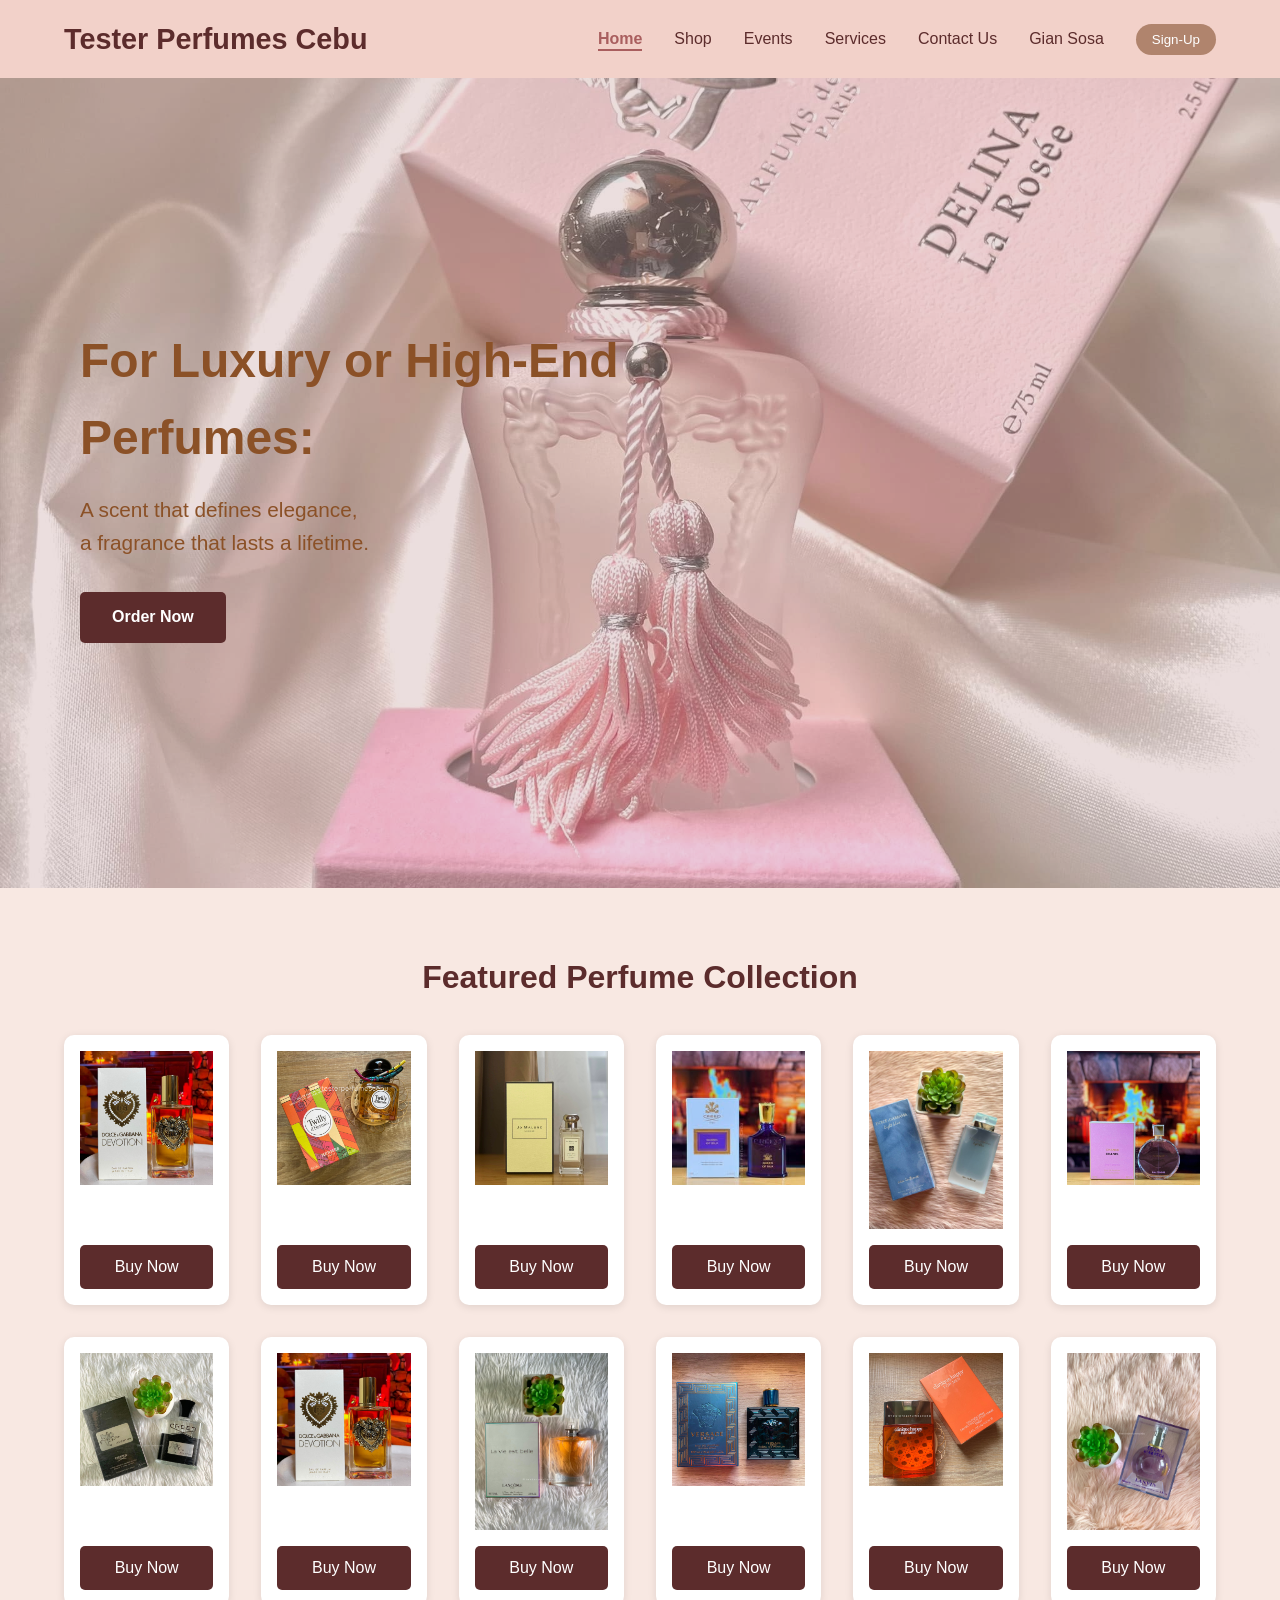
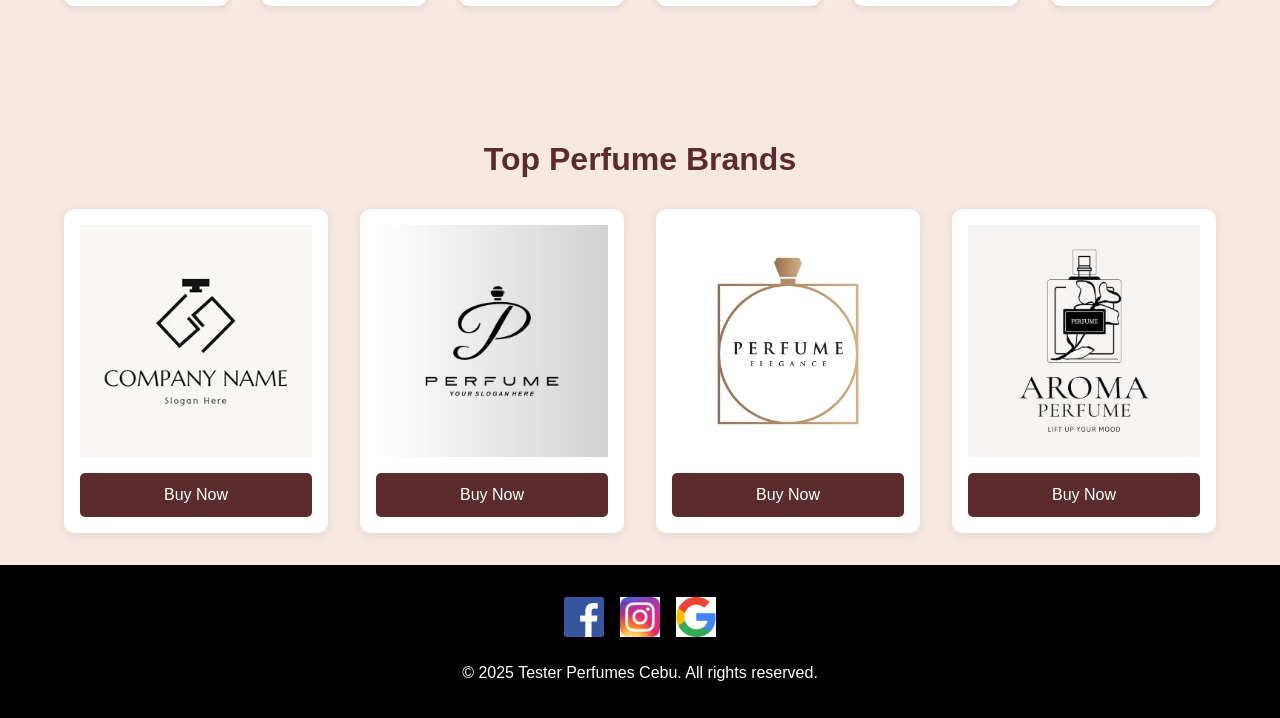
<file: index.html>
<!DOCTYPE html>
<html lang="en">
<head>
  <meta charset="UTF-8">
  <meta name="viewport" content="width=device-width, initial-scale=1">
  <title>Tester Perfumes Cebu</title>
  <link rel="stylesheet" href="styles/style.css">
</head>

<body>

 <!-- ===== SHARED HEADER NAVIGATION ===== -->
 <header class="header">
  <div class="container nav-container">
    <div class="logo">Tester Perfumes Cebu</div>
    <nav class="nav-menu">
      <ul>
        <li><a href="index.html" class="nav-home active">Home</a></li>
        <li><a href="shop.html" class="nav-shop">Shop</a></li>
        <li><a href="events.html" class="nav-events">Events</a></li>
        <li><a href="services.html" class="nav-services">Services</a></li>
        <li><a href="contact.html" class="nav-contact">Contact Us</a></li>
        <li><a href="#">Gian Sosa</a></li>
      </ul>
      <button class="sign-up">Sign-Up</button>
    </nav>
  </div>
</header>



  <!-- ===== BANNER SECTION ===== -->
  <section class="banner">
    <img src="images/shop10.jpg" alt="Banner Image" class="banner-image">
    <div class="container banner-content">
      <div class="banner-text">
        <h1>For Luxury or High-End Perfumes:</h1>
        <p>A scent that defines elegance,
           <br> a fragrance that lasts a lifetime.</p>
        <a href="#" class="btn-primary">Order Now</a>
      </div>
    </div>
  </section>

  <!-- ===== FEATURED PERFUME COLLECTION ===== -->
<section class="featured-products">
  <div class="container">
    <h2>Featured Perfume Collection</h2>
    <div class="products-grid">
      <!-- Single product card -->
      <div class="product-card">
        <img src="images/shop6.jpg" alt="Perfume 1">
        <button class="buy-now">Buy Now</button>
      </div>
      <div class="product-card">
        <img src="images/shop9.jpg" alt="Perfume 2">
        <button class="buy-now">Buy Now</button>
      </div>
      <!-- Repeat as needed -->
      <div class="product-card">
        <img src="images/shop12.jpg" alt="Perfume 1">
        <button class="buy-now">Buy Now</button>
      </div>
      <div class="product-card">
        <img src="images/pic9.jpg" alt="Perfume 2">
        <button class="buy-now">Buy Now</button>
      </div>
      <div class="product-card">
        <img src="images/shop3.jpg" alt="Perfume 1">
        <button class="buy-now">Buy Now</button>
      </div>
      <div class="product-card">
        <img src="images/pic3.jpg" alt="Perfume 2">
        <button class="buy-now">Buy Now</button>
      </div>
      <div class="product-card">
        <img src="images/shop2.jpg" alt="Perfume 1">
        <button class="buy-now">Buy Now</button>
      </div>
      <div class="product-card">
        <img src="images/pic8.jpg" alt="Perfume 2">
        <button class="buy-now">Buy Now</button>
      </div>
      <div class="product-card">
        <img src="images/shop4.jpg" alt="Perfume 1">
        <button class="buy-now">Buy Now</button>
      </div>
      <div class="product-card">
        <img src="images/pic7.jpg" alt="Perfume 2">
        <button class="buy-now">Buy Now</button>
      </div>
      <!-- New Added Product Cards -->
      <div class="product-card">
        <img src="images/shop8.jpg" alt="Perfume 3">
        <button class="buy-now">Buy Now</button>
      </div>
      <div class="product-card">
        <img src="images/shop5.jpg" alt="Perfume 4">
        <button class="buy-now">Buy Now</button>
      </div>
    </div>
  </div>
</section>

  <!-- ===== TOP PERFUME BRANDS ===== -->
  <section class="top-perfume-brands">
    <div class="container">
      <h2>Top Perfume Brands</h2>
      <div class="brands-grid">
        <div class="brand-card">
          <img src="images/brand1.jpg" alt="Brand 1">
          <button class="buy-now">Buy Now</button>
        </div>
        <div class="brand-card">
          <img src="images/brand2.jpg" alt="Brand 2">
          <button class="buy-now">Buy Now</button>
        </div>
        <div class="brand-card">
          <img src="images/brand3.jpg" alt="Brand 3">
          <button class="buy-now">Buy Now</button>
        </div>
        <div class="brand-card">
          <img src="images/brand4.jpg" alt="Brand 4">
          <button class="buy-now">Buy Now</button>
        </div>
      </div>
    </div>
  </section>

  <!-- ===== FOOTER SECTION ===== -->
  <footer class="footer">
    <div class="container footer-content">
      <div class="social-icons">
        <a href="#"><img src="images/Facebook_logo_(square).png" alt="Facebook"></a>
        <a href="#"><img src="images/ig.jpg" alt="Instagram"></a>
        <a href="#"><img src="images/google.png" alt="Google"></a>
      </div>
      <p>&copy; 2025 Tester Perfumes Cebu. All rights reserved.</p>
    </div>
  </footer>

</body>
</html>
</file>
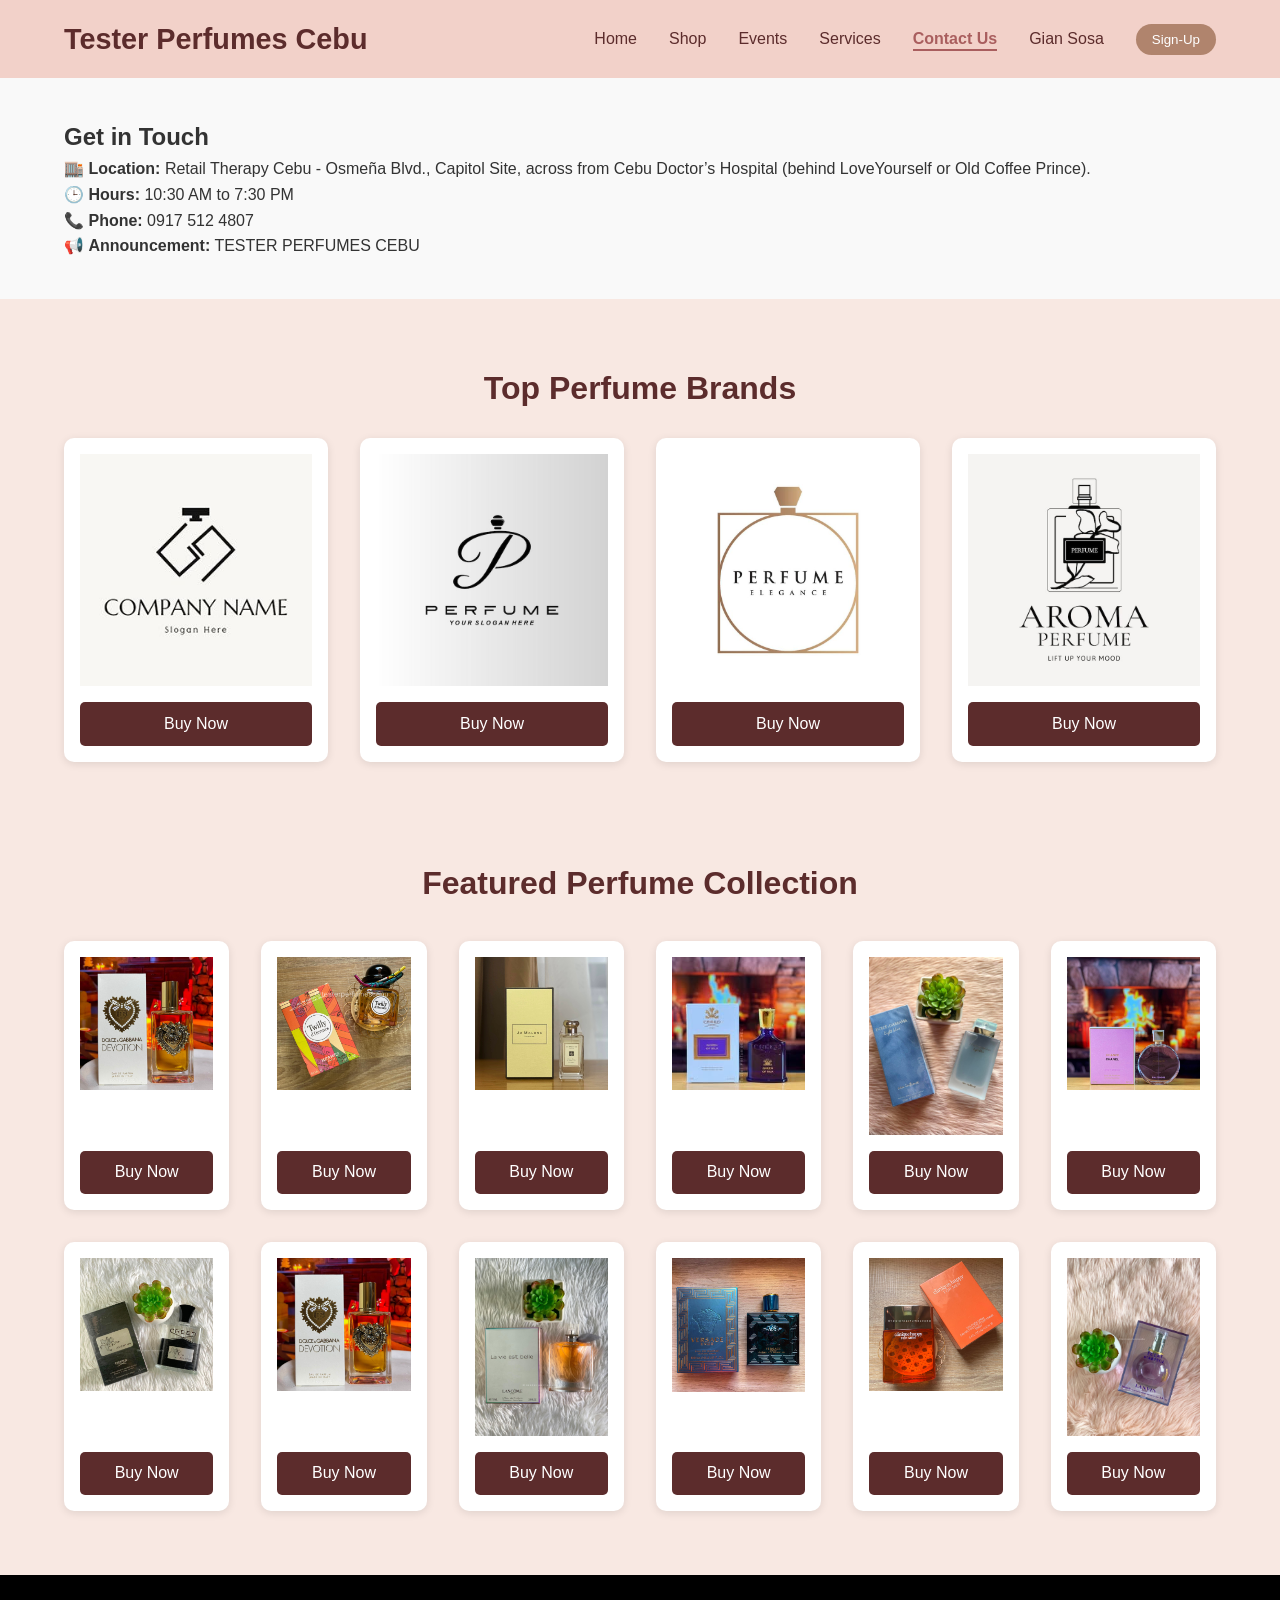
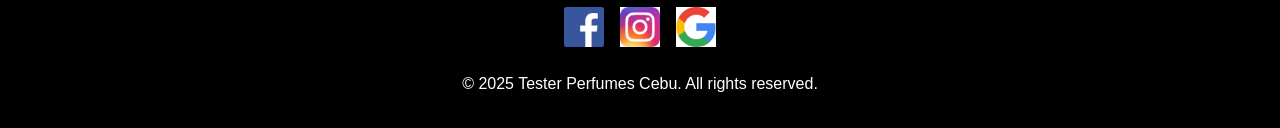
<file: contact.html>
<!DOCTYPE html>
<html lang="en">
<head>
  <meta charset="UTF-8">
  <meta name="viewport" content="width=device-width, initial-scale=1">
  <title>Services - Tester Perfumes Cebu</title>
  <link rel="stylesheet" href="styles/style.css"> <!-- Link to your CSS file -->
</head>

<body>

  <!-- ===== SHARED HEADER NAVIGATION ===== -->
<header class="header">
    <div class="container nav-container">
      <div class="logo">Tester Perfumes Cebu</div>
      <nav class="nav-menu">
        <ul>
          <li><a href="index.html" class="nav-home">Home</a></li>
          <li><a href="shop.html" class="nav-shop">Shop</a></li>
          <li><a href="events.html" class="nav-events">Events</a></li>
          <li><a href="services.html" class="nav-services">Services</a></li>
          <li><a href="contact.html" class="nav-contact active">Contact Us</a></li>
          <li><a href="#">Gian Sosa</a></li>
        </ul>
        <button class="sign-up">Sign-Up</button>
      </nav>
    </div>
  </header>
  

  <!-- ===== GET IN TOUCH SECTION ===== -->
<section class="contact-section">
    <div class="container">
      <h2>Get in Touch</h2>
      <p>🏬 <strong>Location:</strong> Retail Therapy Cebu - Osmeña Blvd., Capitol Site, across from Cebu Doctor’s Hospital (behind LoveYourself or Old Coffee Prince).</p>
      <p>🕒 <strong>Hours:</strong> 10:30 AM to 7:30 PM</p>
      <p>📞 <strong>Phone:</strong> 0917 512 4807</p>
      <p>📢 <strong>Announcement:</strong> TESTER PERFUMES CEBU</p>
    </div>
  </section>
  

  <!-- ===== TOP PERFUME BRANDS ===== -->
  <section class="top-perfume-brands">
    <div class="container">
      <h2>Top Perfume Brands</h2>
      <div class="brands-grid">
        <div class="brand-card">
          <img src="images/brand1.jpg" alt="Brand 1">
          <button class="buy-now">Buy Now</button>
        </div>
        <div class="brand-card">
          <img src="images/brand2.jpg" alt="Brand 2">
          <button class="buy-now">Buy Now</button>
        </div>
        <div class="brand-card">
          <img src="images/brand3.jpg" alt="Brand 3">
          <button class="buy-now">Buy Now</button>
        </div>
        <div class="brand-card">
          <img src="images/brand4.jpg" alt="Brand 4">
          <button class="buy-now">Buy Now</button>
        </div>
      </div>
    </div>
  </section>

  <!-- ===== FEATURED PERFUME COLLECTION ===== -->
  <section class="featured-products">
    <div class="container">
      <h2>Featured Perfume Collection</h2>
      <div class="products-grid">
        <div class="product-card">
          <img src="images/shop6.jpg" alt="Perfume 1">
          <button class="buy-now">Buy Now</button>
        </div>
        <div class="product-card">
          <img src="images/shop9.jpg" alt="Perfume 2">
          <button class="buy-now">Buy Now</button>
        </div>
        <div class="product-card">
          <img src="images/shop12.jpg" alt="Perfume 3">
          <button class="buy-now">Buy Now</button>
        </div>
        <div class="product-card">
          <img src="images/pic9.jpg" alt="Perfume 4">
          <button class="buy-now">Buy Now</button>
        </div>
        <div class="product-card">
          <img src="images/shop3.jpg" alt="Perfume 5">
          <button class="buy-now">Buy Now</button>
        </div>
        <div class="product-card">
          <img src="images/pic3.jpg" alt="Perfume 6">
          <button class="buy-now">Buy Now</button>
        </div>
        <div class="product-card">
          <img src="images/shop2.jpg" alt="Perfume 7">
          <button class="buy-now">Buy Now</button>
        </div>
        <div class="product-card">
          <img src="images/pic8.jpg" alt="Perfume 8">
          <button class="buy-now">Buy Now</button>
        </div>
        <div class="product-card">
          <img src="images/shop4.jpg" alt="Perfume 9">
          <button class="buy-now">Buy Now</button>
        </div>
        <div class="product-card">
          <img src="images/pic7.jpg" alt="Perfume 10">
          <button class="buy-now">Buy Now</button>
        </div>
        <div class="product-card">
          <img src="images/shop8.jpg" alt="Perfume 11">
          <button class="buy-now">Buy Now</button>
        </div>
        <div class="product-card">
          <img src="images/shop5.jpg" alt="Perfume 12">
          <button class="buy-now">Buy Now</button>
        </div>
      </div>
    </div>
  </section>

  <!-- ===== FOOTER SECTION ===== -->
  <footer class="footer">
    <div class="container footer-content">
      <div class="social-icons">
        <a href="#"><img src="images/Facebook_logo_(square).png" alt="Facebook" width="30"></a>
        <a href="#"><img src="images/ig.jpg" alt="Instagram" width="30"></a>
        <a href="#"><img src="images/google.png" alt="Google" width="30"></a>
      </div>
      <p>&copy; 2025 Tester Perfumes Cebu. All rights reserved.</p>
    </div>
  </footer>

</body>
</html>
</file>
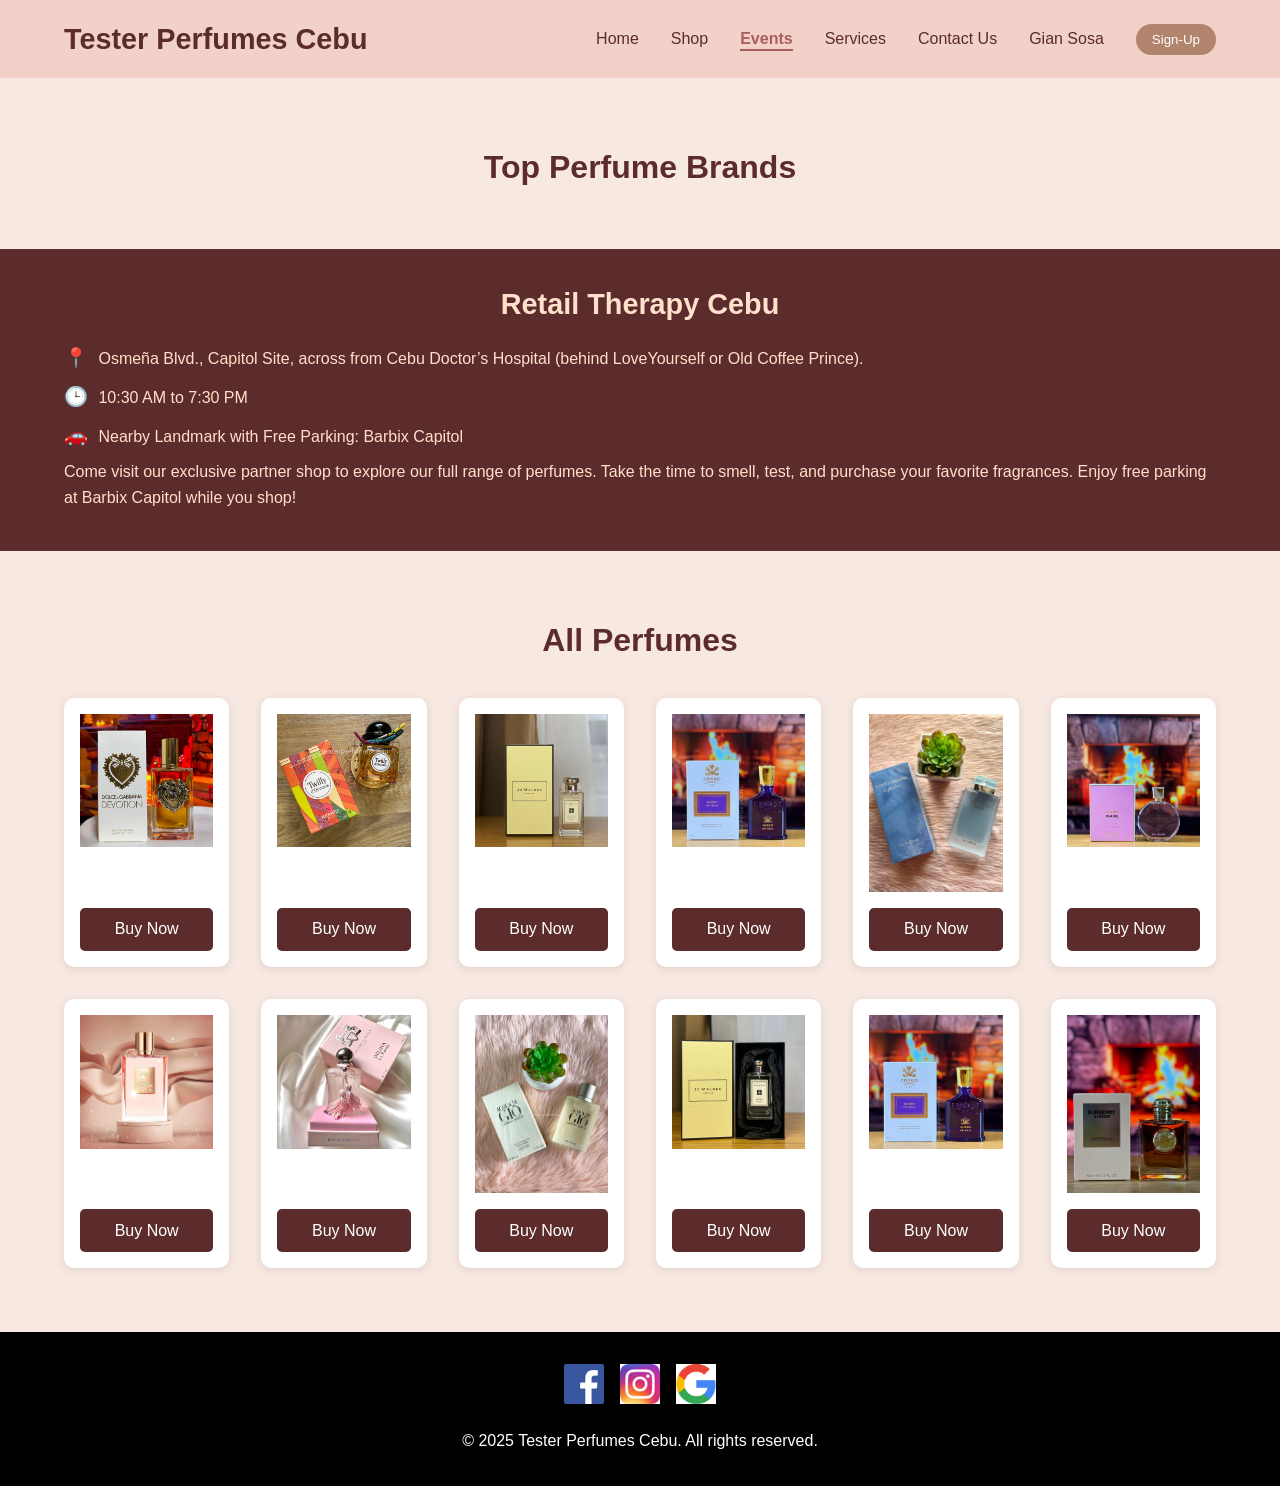
<file: events.html>
<!DOCTYPE html>
<html lang="en">
<head>
  <meta charset="UTF-8">
  <meta name="viewport" content="width=device-width, initial-scale=1">
  <title>Events - Tester Perfumes Cebu</title>
  <meta name="description" content="Discover Tester Perfumes Cebu events and our featured fragrance collections. Visit Retail Therapy Cebu and shop top perfume brands.">
  <link rel="stylesheet" href="styles/style.css">
</head>

<body>
  <!-- ===== SHARED HEADER NAVIGATION ===== -->
<header class="header">
    <div class="container nav-container">
      <div class="logo">Tester Perfumes Cebu</div>
      <nav class="nav-menu">
        <ul>
          <li><a href="index.html" class="nav-home">Home</a></li>
          <li><a href="shop.html" class="nav-shop">Shop</a></li>
          <li><a href="events.html" class="nav-eventsc active">Events</a></li>
          <li><a href="services.html" class="nav-services">Services</a></li>
          <li><a href="contact.html" class="nav-contact">Contact Us</a></li>
          <li><a href="#">Gian Sosa</a></li>
        </ul>
        <button class="sign-up">Sign-Up</button>
      </nav>
    </div>
  </header>
  

  <!-- ===== Top Perfume Brands Section ===== -->
  <section class="top-perfume-brands">
    <div class="container">
      <h2>Top Perfume Brands</h2>
    </div>
  </section>

  <!-- ===== Event Details Section ===== -->
  <section class="event-details">
    <div class="container">
      <h3>Retail Therapy Cebu</h3>
      <p><span class="emoji">📍</span> Osmeña Blvd., Capitol Site, across from Cebu Doctor’s Hospital (behind LoveYourself or Old Coffee Prince).</p>
      <p><span class="emoji">🕒</span> 10:30 AM to 7:30 PM</p>
      <p><span class="emoji">🚗</span> Nearby Landmark with Free Parking: Barbix Capitol</p>
      <p>Come visit our exclusive partner shop to explore our full range of perfumes. Take the time to smell, test, and purchase your favorite fragrances. Enjoy free parking at Barbix Capitol while you shop!</p>
    </div>
  </section>

  <!-- ===== All Perfumes ===== -->
  <section class="perfume-category all">
    <div class="container">
      <h2>All Perfumes</h2>
      <div class="products-grid">
        <!-- Male Perfumes -->
        <div class="product-card"><img src="images/shop6.jpg" alt="Tester Perfume - Male Scent 1"><button class="buy-now">Buy Now</button></div>
        <div class="product-card"><img src="images/shop9.jpg" alt="Tester Perfume - Male Scent 2"><button class="buy-now">Buy Now</button></div>
        <div class="product-card"><img src="images/shop12.jpg" alt="Tester Perfume - Male Scent 3"><button class="buy-now">Buy Now</button></div>
        <div class="product-card"><img src="images/pic9.jpg" alt="Tester Perfume - Male Scent 4"><button class="buy-now">Buy Now</button></div>
        <div class="product-card"><img src="images/shop3.jpg" alt="Tester Perfume - Male Scent 5"><button class="buy-now">Buy Now</button></div>
        <div class="product-card"><img src="images/pic3.jpg" alt="Tester Perfume - Male Scent 6"><button class="buy-now">Buy Now</button></div>

        <!-- Female Perfumes -->
        <div class="product-card"><img src="images/shop1.jpg" alt="Tester Perfume - Female Scent 1"><button class="buy-now">Buy Now</button></div>
        <div class="product-card"><img src="images/shop10.jpg" alt="Tester Perfume - Female Scent 2"><button class="buy-now">Buy Now</button></div>
        <div class="product-card"><img src="images/shop11.jpg" alt="Tester Perfume - Female Scent 3"><button class="buy-now">Buy Now</button></div>
        <div class="product-card"><img src="images/shop13.jpg" alt="Tester Perfume - Female Scent 4"><button class="buy-now">Buy Now</button></div>
        <div class="product-card"><img src="images/shop15.jpg" alt="Tester Perfume - Female Scent 5"><button class="buy-now">Buy Now</button></div>
        <div class="product-card"><img src="images/shop17.jpg" alt="Tester Perfume - Female Scent 6"><button class="buy-now">Buy Now</button></div>
      </div>
    </div>
  </section>

  <!-- ===== FOOTER ===== -->
  <footer class="footer">
    <div class="container footer-content">
      <div class="social-icons">
        <a href="#"><img src="images/Facebook_logo_(square).png" alt="Facebook"></a>
        <a href="#"><img src="images/ig.jpg" alt="Instagram"></a>
        <a href="#"><img src="images/google.png" alt="Google"></a>
      </div>
      <p>&copy; 2025 Tester Perfumes Cebu. All rights reserved.</p>
    </div>
  </footer>
</body>
</html>
</file>
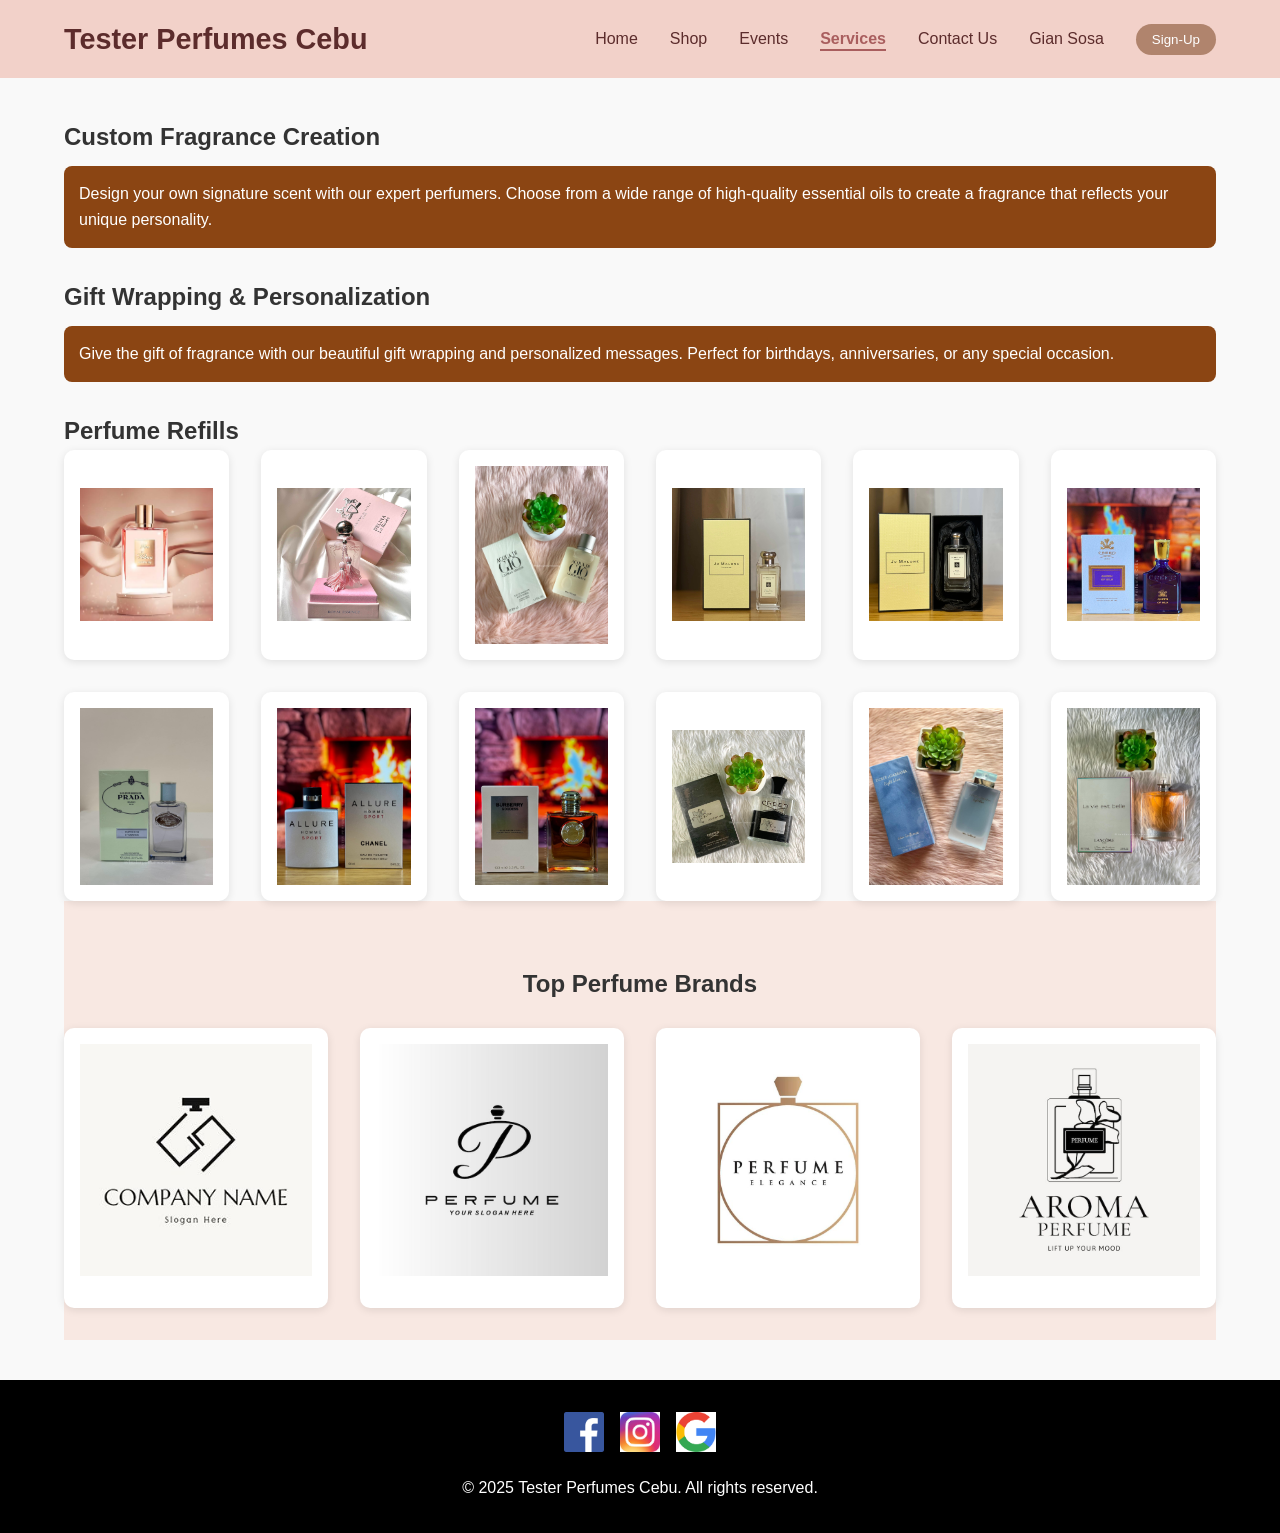
<file: services.html>
<!DOCTYPE html>
<html lang="en">
<head>
  <meta charset="UTF-8" />
  <meta name="viewport" content="width=device-width, initial-scale=1" />
  <title>Contact Us – Tester Perfumes Cebu</title>
  <link rel="stylesheet" href="styles/style.css" />
</head>
<body>

 <!-- ===== SHARED HEADER NAVIGATION ===== -->
<header class="header">
  <div class="container nav-container">
    <div class="logo">Tester Perfumes Cebu</div>
    <nav class="nav-menu">
      <ul>
        <li><a href="index.html" class="nav-home">Home</a></li>
        <li><a href="shop.html" class="nav-shop">Shop</a></li>
        <li><a href="events.html" class="nav-events">Events</a></li>
        <li><a href="services.html" class="nav-services active">Services</a></li>
        <li><a href="contact.html" class="nav-contact">Contact Us</a></li>
        <li><a href="#">Gian Sosa</a></li>
      </ul>
      <button class="sign-up">Sign-Up</button>
    </nav>
  </div>
</header>


 
  <!-- ===== CONTACT DETAILS / SERVICES ===== -->
<section class="contact-section">
  <div class="container">
    <!-- Custom Fragrance Creation -->
    <section class="service-item">
      <h2>Custom Fragrance Creation</h2>
      <p>Design your own signature scent with our expert perfumers. Choose from a wide range of high-quality essential oils to create a fragrance that reflects your unique personality.</p>
    </section>

    <!-- Gift Wrapping & Personalization -->
    <section class="service-item">
      <h2>Gift Wrapping & Personalization</h2>
      <p>Give the gift of fragrance with our beautiful gift wrapping and personalized messages. Perfect for birthdays, anniversaries, or any special occasion.</p>
    </section>

    <!-- Perfume Refills -->
    <section class="perfume-refills">
      <h2>Perfume Refills</h2>
      <div class="perfume-grid">
        <!-- Product cards without Buy Now buttons -->
        <div class="perfume-card"><img src="images/shop1.jpg" alt="Refill 1"></div>
        <div class="perfume-card"><img src="images/shop10.jpg" alt="Refill 2"></div>
        <div class="perfume-card"><img src="images/shop11.jpg" alt="Refill 3"></div>
        <div class="perfume-card"><img src="images/shop12.jpg" alt="Refill 4"></div>
        <div class="perfume-card"><img src="images/shop13.jpg" alt="Refill 5"></div>
        <div class="perfume-card"><img src="images/shop15.jpg" alt="Refill 6"></div>
        <div class="perfume-card"><img src="images/shop14.jpg" alt="Refill 7"></div>
        <div class="perfume-card"><img src="images/shop16.jpg" alt="Refill 8"></div>
        <div class="perfume-card"><img src="images/shop17.jpg" alt="Refill 9"></div>
        <div class="perfume-card"><img src="images/shop2.jpg" alt="Refill 10"></div>
        <div class="perfume-card"><img src="images/shop3.jpg" alt="Refill 11"></div>
        <div class="perfume-card"><img src="images/shop4.jpg" alt="Refill 12"></div>
      </div>
    </section>
    
    <!-- Top Perfume Brands -->
    <section class="top-perfume-brands">
      <h2>Top Perfume Brands</h2>
      <div class="brands-grid">
        <div class="brand-card"><img src="images/brand1.jpg" alt="Brand 1"></div>
        <div class="brand-card"><img src="images/brand2.jpg" alt="Brand 2"></div>
        <div class="brand-card"><img src="images/brand3.jpg" alt="Brand 3"></div>
        <div class="brand-card"><img src="images/brand4.jpg" alt="Brand 4"></div>
      </div>
    </section>
  </div>
</section>


  <!-- ===== FOOTER ===== -->
  <footer class="footer">
    <div class="container footer-content">
      <div class="social-icons">
        <a href="#"><img src="images/Facebook_logo_(square).png" alt="Facebook"></a>
        <a href="#"><img src="images/ig.jpg" alt="Instagram"></a>
        <a href="#"><img src="images/google.png" alt="Google"></a>
      </div>
      <p>&copy; 2025 Tester Perfumes Cebu. All rights reserved.</p>
    </div>
  </footer>

</body>
</html>
</file>
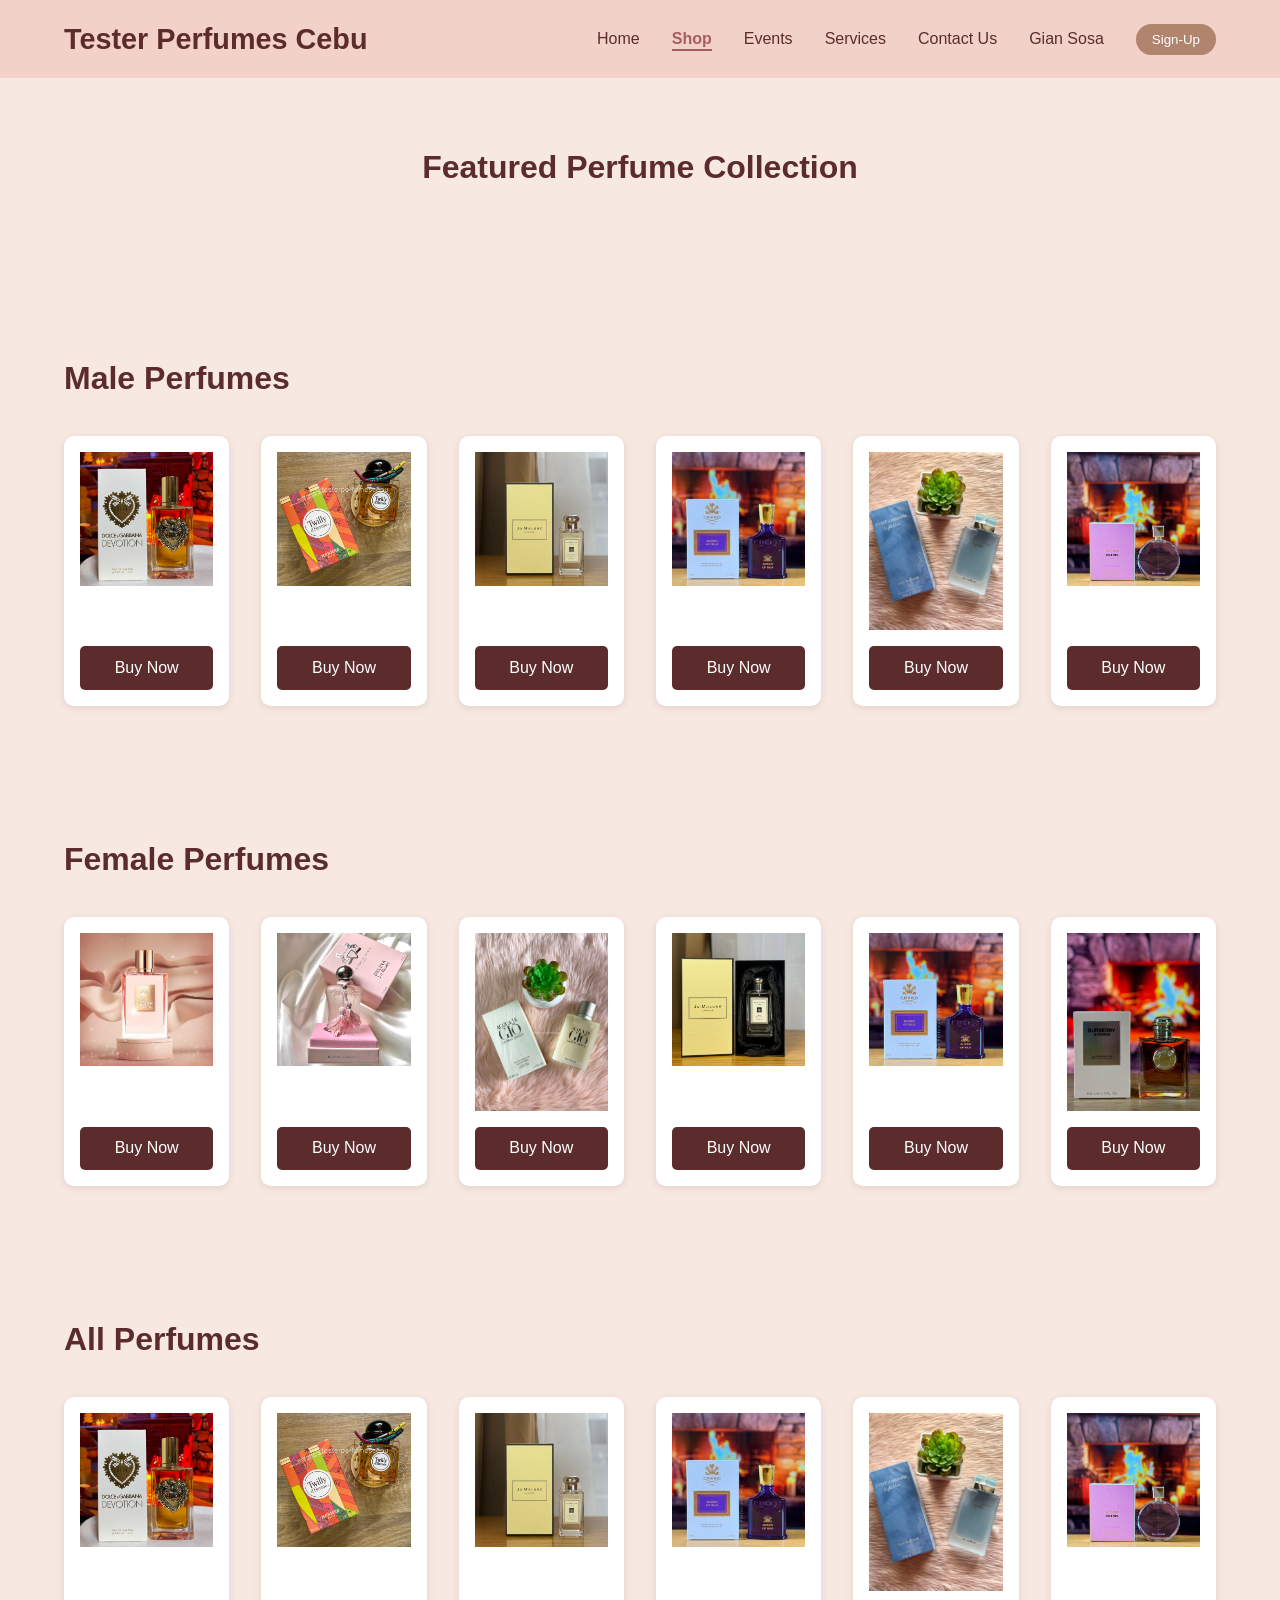
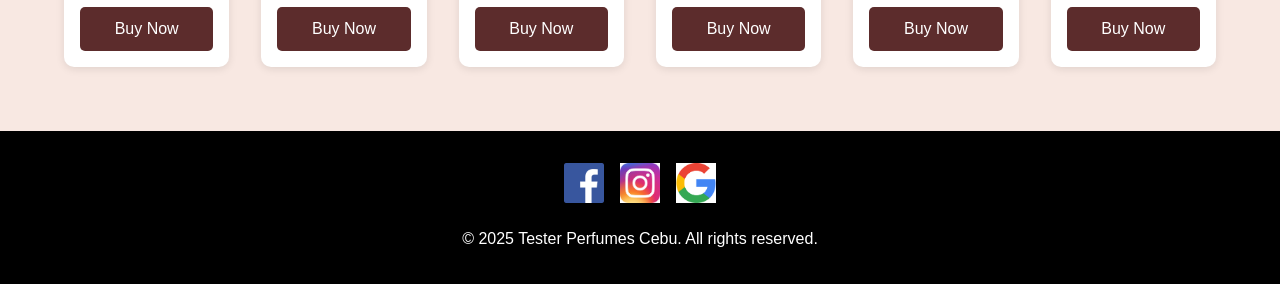
<file: shop.html>
<!DOCTYPE html>
<html lang="en">
<head>
  <meta charset="UTF-8">
  <meta name="viewport" content="width=device-width, initial-scale=1">
  <title>Shop - Tester Perfumes Cebu</title>
  <link rel="stylesheet" href="styles/style.css">
</head>

<body>
 <!-- ===== SHARED HEADER NAVIGATION ===== -->
<header class="header">
    <div class="container nav-container">
      <div class="logo">Tester Perfumes Cebu</div>
      <nav class="nav-menu">
        <ul>
          <li><a href="index.html" class="nav-home">Home</a></li>
          <li><a href="shop.html" class="nav-shop active">Shop</a></li>
          <li><a href="events.html" class="nav-events">Events</a></li>
          <li><a href="services.html" class="nav-services">Services</a></li>
          <li><a href="contact.html" class="nav-contact">Contact Us</a></li>
          <li><a href="#">Gian Sosa</a></li>
        </ul>
        <button class="sign-up">Sign-Up</button>
      </nav>
    </div>
  </header>
  

  <!-- ===== FEATURED PERFUME COLLECTION ===== -->
  <section class="featured-products">
    <div class="container">
      <h2>Featured Perfume Collection</h2>
    </div>
  </section>

  <!-- ===== MALE PERFUMES ===== -->
<section class="perfume-category male">
    <div class="container">
      <h2>Male Perfumes</h2>
      <div class="products-grid">
        <div class="product-card"><img src="images/shop6.jpg" alt="Male Perfume 1"><button class="buy-now">Buy Now</button></div>
        <div class="product-card"><img src="images/shop9.jpg" alt="Male Perfume 2"><button class="buy-now">Buy Now</button></div>
        <div class="product-card"><img src="images/shop12.jpg" alt="Male Perfume 3"><button class="buy-now">Buy Now</button></div>
        <div class="product-card"><img src="images/pic9.jpg" alt="Male Perfume 4"><button class="buy-now">Buy Now</button></div>
        <div class="product-card"><img src="images/shop3.jpg" alt="Male Perfume 5"><button class="buy-now">Buy Now</button></div>
        <div class="product-card"><img src="images/pic3.jpg" alt="Male Perfume 6"><button class="buy-now">Buy Now</button></div>
      </div>
    </div>
  </section>
  
  <!-- ===== FEMALE PERFUMES ===== -->
  <section class="perfume-category female">
    <div class="container">
      <h2>Female Perfumes</h2>
      <div class="products-grid">
        <div class="product-card"><img src="images/shop1.jpg" alt="Female Perfume 1"><button class="buy-now">Buy Now</button></div>
        <div class="product-card"><img src="images/shop10.jpg" alt="Female Perfume 2"><button class="buy-now">Buy Now</button></div>
        <div class="product-card"><img src="images/shop11.jpg" alt="Female Perfume 3"><button class="buy-now">Buy Now</button></div>
        <div class="product-card"><img src="images/shop13.jpg" alt="Female Perfume 4"><button class="buy-now">Buy Now</button></div>
        <div class="product-card"><img src="images/shop15.jpg" alt="Female Perfume 5"><button class="buy-now">Buy Now</button></div>
        <div class="product-card"><img src="images/shop17.jpg" alt="Female Perfume 6"><button class="buy-now">Buy Now</button></div>
      </div>
    </div>
  </section>

  <!-- ===== All Perfumes ===== -->
<section class="perfume-category male">
    <div class="container">
      <h2>All Perfumes</h2>
      <div class="products-grid">
        <div class="product-card"><img src="images/shop6.jpg" alt="Male Perfume 1"><button class="buy-now">Buy Now</button></div>
        <div class="product-card"><img src="images/shop9.jpg" alt="Male Perfume 2"><button class="buy-now">Buy Now</button></div>
        <div class="product-card"><img src="images/shop12.jpg" alt="Male Perfume 3"><button class="buy-now">Buy Now</button></div>
        <div class="product-card"><img src="images/pic9.jpg" alt="Male Perfume 4"><button class="buy-now">Buy Now</button></div>
        <div class="product-card"><img src="images/shop3.jpg" alt="Male Perfume 5"><button class="buy-now">Buy Now</button></div>
        <div class="product-card"><img src="images/pic3.jpg" alt="Male Perfume 6"><button class="buy-now">Buy Now</button></div>
      </div>
    </div>
  </section>
  

  <!-- ===== FOOTER ===== -->
  <footer class="footer">
    <div class="container footer-content">
      <div class="social-icons">
        <a href="#"><img src="images/Facebook_logo_(square).png" alt="Facebook"></a>
        <a href="#"><img src="images/ig.jpg" alt="Instagram"></a>
        <a href="#"><img src="images/google.png" alt="Google"></a>
      </div>
      <p>&copy; 2025 Tester Perfumes Cebu. All rights reserved.</p>
    </div>
  </footer>
</body>
</html>
</file>
<file: styles/style.css>
/* ===== Reset & Base Styles ===== */
* {
    margin: 0;
    padding: 0;
    box-sizing: border-box;
  }
  
  body {
    font-family: 'Poppins', sans-serif;
    line-height: 1.6;
    background-color: #fef6f3;
    color: #333;
  }
  
  /* Container */
  .container {
    width: 90%;
    max-width: 1200px;
    margin: 0 auto;
  }
  
  /* ===== HEADER ===== */
  .header {
    background-color: #f2d1c9;
    padding: 1rem 0;
  }
  
  .nav-container {
    display: flex;
    justify-content: space-between;
    align-items: center;
  }
  
  .logo {
    font-size: 1.8rem;
    font-weight: bold;
    color: #5c2c2c;
  }
  
  .nav-menu {
    display: flex;
    align-items: center;
    gap: 2rem;
  }
  
  .nav-menu ul {
    list-style: none;
    display: flex;
    gap: 2rem;
  }
  
  .nav-menu a {
    text-decoration: none;
    color: #5c2c2c;
    font-weight: 500;
    transition: color 0.3s ease;
    cursor: pointer;
  }
  
  .nav-menu a:hover {
    color: #a95e5e;
    text-decoration: underline;
  }
  
  .sign-up {
    padding: 0.5rem 1rem;
    background-color: #5c2c2c;
    color: #fff;
    border: none;
    border-radius: 30px;
    cursor: pointer;
    font-weight: 500;
    transition: background-color 0.3s ease;
  }
  
  .sign-up:hover {
    background-color: #a95e5e;
  }
  
  /* ===== BANNER SECTION ===== */
  .banner {
    position: relative;
    width: 100%;
    height: 90vh;
    overflow: hidden;
    display: flex;
    align-items: center;
    justify-content: center;
  }
  
  .banner-image {
    position: absolute;
    top: 0;
    left: 0;
    width: 100%;
    height: 100%;
    object-fit: cover;
    filter: brightness(100%);
    z-index: 0;
  }
  
  .banner::after {
    content: '';
    position: absolute;
    top: 0;
    left: 0;
    width: 100%;
    height: 100%;
    background-color: rgba(206, 173, 173, 0.4);
  }
  
  .banner-content {
    position: relative;
    z-index: 1;
    text-align: left;
    color: #8B5127;
    padding: 1rem;
    max-width: 50%;
    margin-left: 0;
  }
  
  @media (min-width: 768px) {
    .banner-content {
      margin-left: 5%;
    }
  }
  
  .banner-text h1 {
    font-size: 3rem;
    margin-bottom: 1rem;
  }
  
  .banner-text p {
    font-size: 1.3rem;
    margin-bottom: 2rem;
  }
  
  .btn-primary {
    display: inline-block;
    padding: 0.8rem 2rem;
    background-color: #5c2c2c;
    color: #fff;
    border: none;
    border-radius: 5px;
    text-decoration: none;
    font-size: 1rem;
    font-weight: bold;
    transition: background-color 0.3s ease;
  }
  
  .btn-primary:hover {
    background-color: #a95e5e;
  }
  
  /* ===== FEATURED PRODUCTS ===== */
  .featured-products, .top-brands, .perfume-category {
    padding: 4rem 0;
    background-color: #f8e8e2;
    text-align: center;
  }
  
  .featured-products h2, .top-brands h2, .perfume-category h2 {
    margin-bottom: 2rem;
    font-size: 2rem;
    color: #5c2c2c;
  }
  
  .products-grid, .brands-grid {
    display: grid;
    grid-template-columns: repeat(6, 1fr); /* 6 items per row */
    gap: 2rem;
  }
  
  /* Responsive adjustments */
  @media (max-width: 1024px) {
    .products-grid {
      grid-template-columns: repeat(3, 1fr); /* 3 items per row on medium screens */
    }
  }
  
  @media (max-width: 768px) {
    .products-grid {
      grid-template-columns: repeat(2, 1fr); /* 2 items per row on small screens */
    }
  }
  
  .product-card, .brand-card {
    background-color: #fff;
    padding: 1rem;
    border-radius: 10px;
    box-shadow: 0 2px 8px rgba(0,0,0,0.1);
    display: flex;
    flex-direction: column;
    align-items: center;
    justify-content: space-between;
  }
  
  .product-card img, .brand-card img {
    width: 100%;
    height: auto;
    margin-bottom: 1rem;
  }
  
  .buy-now {
    padding: 0.8rem 2rem;
    background-color: #5c2c2c;
    color: #fff;
    border: none;
    border-radius: 5px;
    cursor: pointer;
    font-size: 1rem;
    width: 100%;
    transition: background-color 0.3s ease;
  }
  
  .buy-now:hover {
    background-color: #a95e5e;
  }
  
  /* ===== MALE PERFUMES ===== */
  .perfume-category.male {
    display: flex;
    flex-direction: column;
    align-items: flex-end; /* Align heading to the right */
    text-align: left; /* Align text to the right */
  }
  
  .perfume-category.male h2 {
    margin-bottom: 2rem;
    font-size: 2rem;
    color: #5c2c2c;
  }
  
  .perfume-category.male .products-grid {
    display: grid;
    grid-template-columns: repeat(6, 1fr); /* Display 6 items per row */
    gap: 2rem;
  }
  
  /* ===== FEMALE PERFUMES ===== */
  .perfume-category.female {
    display: flex;
    flex-direction: column;
    align-items: flex-start; /* Align heading to the left */
    text-align: left; /* Align text to the left */
  }
  
  .perfume-category.female h2 {
    margin-bottom: 2rem;
    font-size: 2rem;
    color: #5c2c2c;
  }
  
  .perfume-category.female .products-grid {
    display: grid;
    grid-template-columns: repeat(6, 1fr); /* Display 6 items per row */
    gap: 2rem;
  }
  
  .left-aligned {
    position: absolute;
    left: 20px;  
    top: 20px;   
    font-size: 2rem;
    font-weight: bold;
    margin: 0;  
  }
  
  /* ===== FOOTER SECTION ===== */
  .footer {
    background-color: #000;
    color: #fff;
    padding: 2rem 0;
    text-align: center;
  }
  
  .footer .social-icons {
    display: flex;
    justify-content: center;
    gap: 1rem;
    margin-bottom: 1rem;
  }
  
  .footer .social-icons a img {
    width: 40px;
    height: 40px;
    transition: transform 0.3s ease;
  }
  
  .footer .social-icons a img:hover {
    transform: scale(1.1);
  }
  
  .footer p {
    font-size: 1rem;
    margin-top: 1rem;
    color: #fff;
  }
  
  /* ===== ACTIVE NAV LINK ===== */
  .nav-menu a.active {
    color: #a95e5e;
    font-weight: bold;
    border-bottom: 2px solid #a95e5e;
    padding-bottom: 2px;
  }
  
  /* ===== TOP PERFUME BRANDS SECTION ===== */
  .top-perfume-brands {
    background-color: #f8e8e2;
    padding: 4rem 0 2rem;
    text-align: center;
  }
  
  .top-perfume-brands h2 {
    font-size: 2rem;
    color: #5c2c2c;
    margin-bottom: 1.5rem;
  }
  
  /* ===== EVENT DETAILS SECTION ===== */
  .event-details {
    background-color: #5c2c2c;
    padding: 2rem 0;
    color: #FFE0CA;
  }
  
  .event-details h3 {
    font-size: 1.8rem;
    margin-bottom: 1rem;
    text-align: center;
  }
  
  .event-details p {
    margin: 0.5rem 0;
    font-size: 1rem;
  }
  
  .emoji {
    margin-right: 6px;
    font-size: 1.2rem;
  }
  
  /* ===== ALL PERFUMES CATEGORY (FROM EVENTS PAGE) ===== */
  .perfume-category.all {
    background-color: #f8e8e2;
    padding: 4rem 0;
  }
  
  .perfume-category.all h2 {
    font-size: 2rem;
    margin-bottom: 2rem;
    text-align: center;
    color: #5c2c2c;
  }
  
  /* ===== LOGIN BUTTON (SIGN-UP BUTTON) ===== */
  .sign-up {
    padding: 0.5rem 1rem;
    background-color: #B0846D;
    color: #fff;
    border: none;
    border-radius: 30px;
    cursor: pointer;
    font-weight: 500;
    transition: background-color 0.3s ease;
  }
  
  .sign-up:hover {
    background-color: #A95E5E;
  }
  .perfume-grid {
    display: grid;
    grid-template-columns: repeat(6, 1fr); /* 6 items per row */
    gap: 2rem;
  }
  
  .perfume-card {
    background-color: #fff;
    padding: 1rem;
    border-radius: 10px;
    box-shadow: 0 2px 8px rgba(0,0,0,0.1);
    display: flex;
    justify-content: center;
    align-items: center;
  }
  
  .perfume-card img {
    width: 100%;
    height: auto;
    display: block;
  }
  
  @media (max-width: 1024px) {
    .perfume-grid {
      grid-template-columns: repeat(3, 1fr); /* 3 items per row on medium screens */
    }
  }
  
  @media (max-width: 768px) {
    .perfume-grid {
      grid-template-columns: repeat(2, 1fr); /* 2 items per row on small screens */
    }
  }
  .top-perfume-brands {
    background-color: #f8e8e2;
    padding: 4rem 0 2rem;
    text-align: center;
  }
  
  .top-perfume-brands h2 {
    font-size: 2rem;
    color: #5c2c2c;
    margin-bottom: 1.5rem;
  }
  
  .brands-grid {
    display: grid;
    grid-template-columns: repeat(4, 1fr); /* 4 items per row */
    gap: 2rem;
  }
  
  .brand-card {
    background-color: #fff;
    padding: 1rem;
    border-radius: 10px;
    box-shadow: 0 2px 8px rgba(0,0,0,0.1);
    display: flex;
    justify-content: center;
    align-items: center;
    overflow: hidden; /* Ensure images are contained within the card */
  }
  
  .brand-card img {
    width: 100%;
    height: auto;
    object-fit: contain; /* Adjust the image's size to cover the space proportionally */
  }
  
  @media (max-width: 1024px) {
    .brands-grid {
      grid-template-columns: repeat(2, 1fr); /* 2 items per row on medium screens */
    }
  }
  
  @media (max-width: 768px) {
    .brands-grid {
      grid-template-columns: repeat(1, 1fr); /* 1 item per row on small screens */
    }
  }
  /* Styles for the contact-section */
  .contact-section {
    padding: 40px 0;
    background-color: #f9f9f9;
  }
  
  /* Style for each service item */
  .service-item {
    margin-bottom: 30px;
  }
  
  /* Style for the <p> tags inside service-item */
  .service-item p {
    background-color: #8B4513; /* Brown color */
    color: white;              /* White text for contrast */
    padding: 15px;
    border-radius: 8px;        /* Rounded corners */
    margin-top: 10px;
    font-size: 16px;
  }
  
  /* Additional styles to enhance readability */
  .service-item h2 {
    color: #333;
    font-size: 24px;
    margin-bottom: 10px;
  }
  /* Styles for the contact-section */
  .contact-section {
    padding: 40px 0;
    background-color: #f9f9f9;
  }
  
  /* Wrapper for contact info box */
  .contact-info-box {
    background-color: #8B4513;  /* Brown color */
    color: white;               /* White text */
    padding: 20px;
    border-radius: 8px;         /* Rounded corners */
    margin-top: 20px;           /* Spacing from the heading */
  }
  
  /* Styles for paragraphs inside the contact-info-box */
  .contact-info-box p {
    margin-bottom: 10px;        /* Spacing between paragraphs */
    font-size: 16px;
  }
  
  /* Heading style */
  .contact-section h2 {
    font-size: 24px;
    color: #333;
  }
</file>
